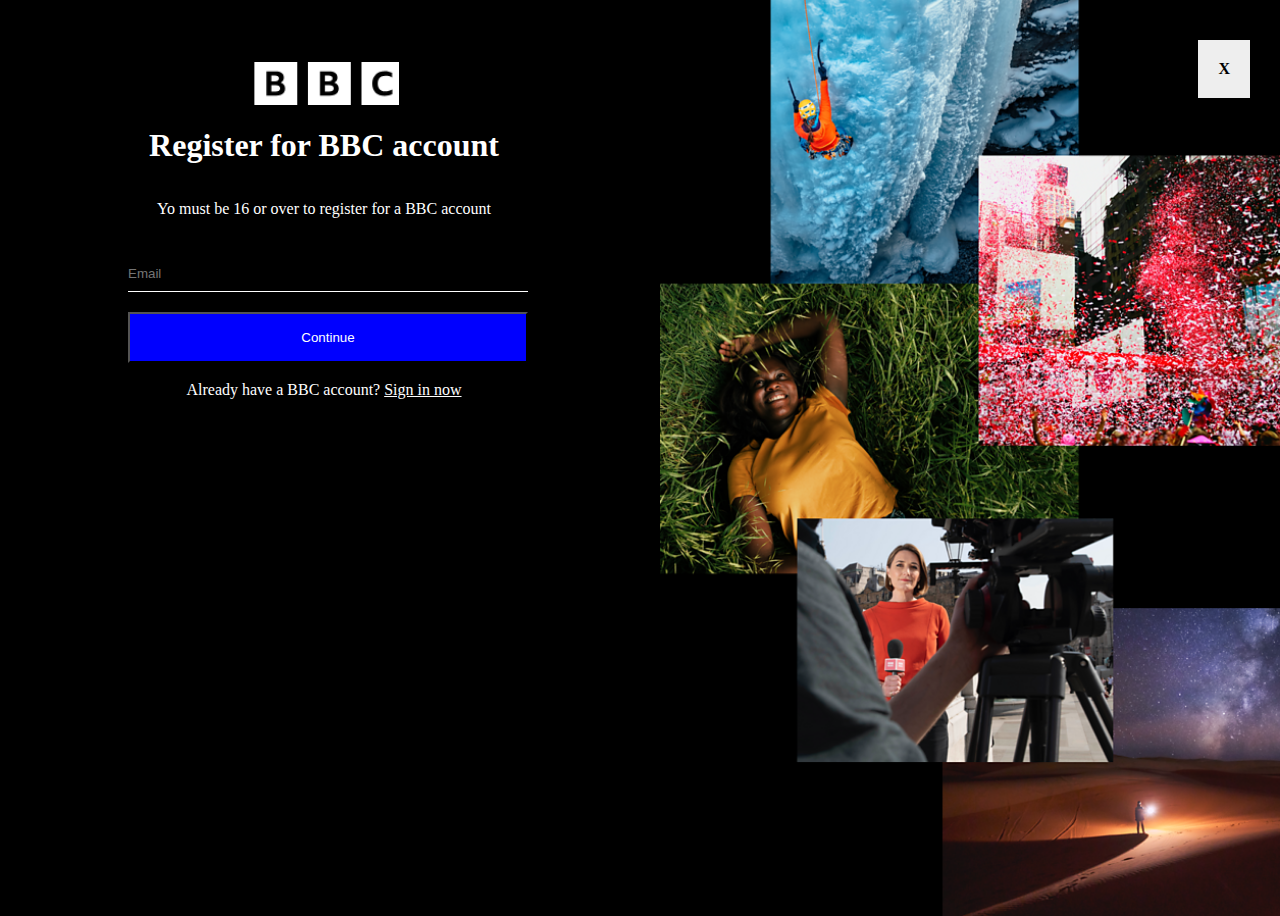
<file: register.html>
<!DOCTYPE html>
<html lang="en">
<head>
    <meta charset="UTF-8">
    <meta name="viewport" content="width=device-width, initial-scale=1.0">
    <title>Document</title>
    <link rel="stylesheet" href="floder.css">
</head>
<body>
    <a href="index.html" id="close">X</a>
    <div id="bbc-register">
        <br>
        <br>
        <br>
    <img src="bbc logo white.png" id="bbc-logo" alt="logo" width="200px">
    <br>
    <br>
<h1>
    Register for BBC account
</h1>
<br>
<br>
<p>
    Yo must be 16 or over to register for a BBC account
</p>
<br>
<br>

<form id="intro">
    <input placeholder="Email" type="email" id="Email">
    <button id="GO">
      Continue
    </button>
</form>

<br>
<p>
    Already have a BBC account? 
    <a href="#">Sign in now</a>
</p>
<br>
</div>
</body>
<!-- <img src="p0gpmw0t.png" alt="img" width="200px" height="500vh"> -->
</html>
</file>
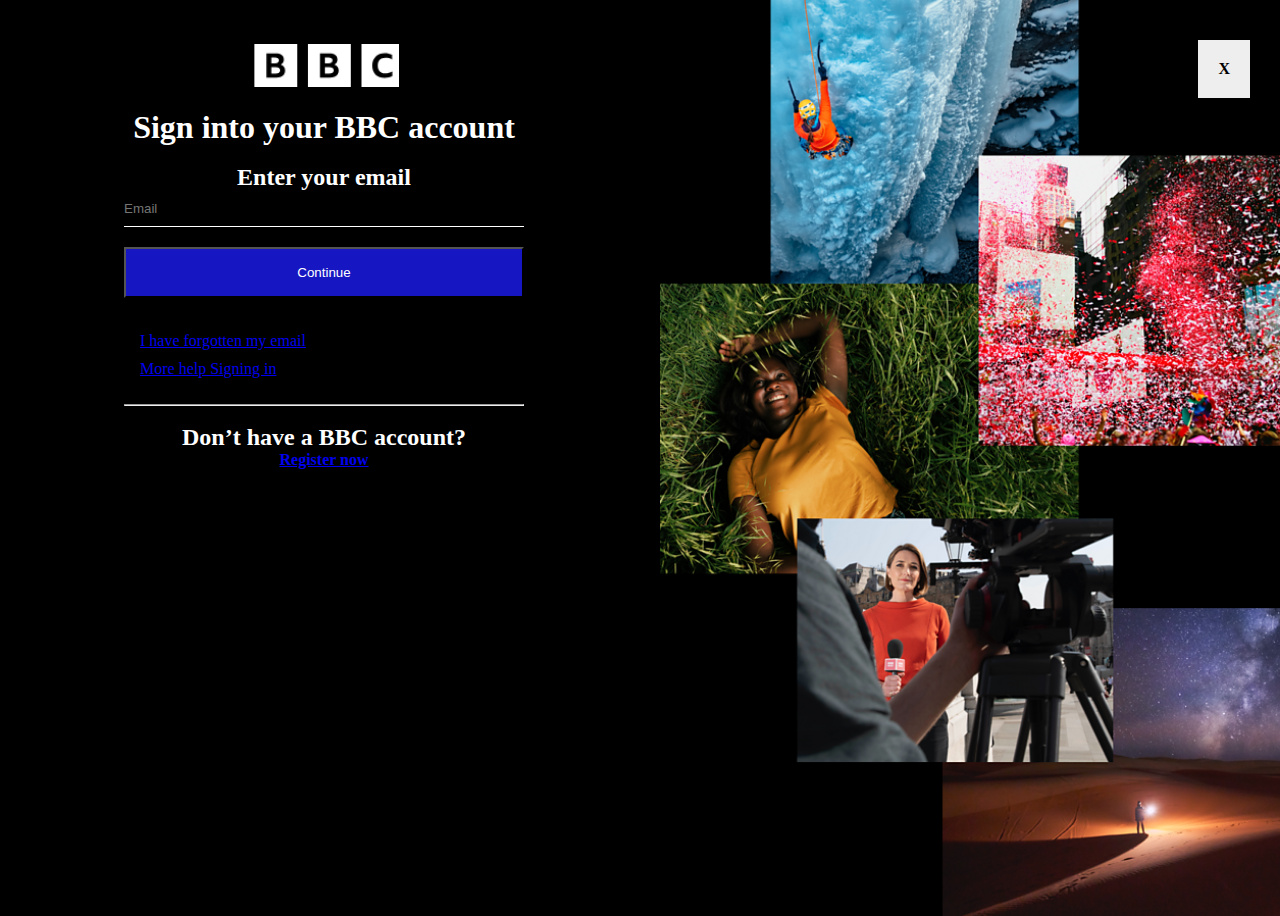
<file: Sign in.html>
<!DOCTYPE html>
<html lang="en">
<head>
    <meta charset="UTF-8">
    <meta name="viewport" content="width=device-width, initial-scale=1.0">
    <title>Document</title>
    <link rel="stylesheet" href="Sign out.css">
</head>
<body>
    <a href="index.html" id="open">X</a>
    <div class="bbc-form">
        <br>
        <br>
    <img src="bbc logo white.png" id="bbc-logo" alt="logo" width="200px" >
    <br>
    <br>
<h1>
    Sign into your BBC account
</h1>
<br>
<h2>
    Enter your email
</h2>

<br>

<form>
    <input placeholder="Email" type="email" id="Email">
     <button id="ready">
         Continue   
        </button>
    </button>
</form>
<br>

<nav>
<ul id="Forgive">
<li>
    <a href="#">I have forgotten my email</a>
</li>
<li>
    <a href="#">More help Signing in</a>
</li>
</ul>
</nav>

<hr id="right">
<br>
 <h2>
    Don’t have a BBC account?
    <nav>
        <ul id="left">
            <li>
                <a href="#">Register now</a>
            </li>
        </ul>
    </nav>
</h2>
</div>
</body>
<!-- <img src="p0gpmw0t.png" alt="img" width="200px" height="500vh"> -->
</html>
</file>
<file: floder.css>
*{
    margin: 0;
    padding: 0;
    box-sizing: border-box;
}

body{
    background-color: #000000;
    color: #ffffff;
    text-align: center;
    display: block;
    margin: 8px;
    background-image: url(p0gpmw0t.png);
    background-repeat: no-repeat;
    background-position: center right;
    background-size:auto 100%;
    min-height: 100vh;
}

#header{
   color: #ffffff;
   text-align: center; 
   display: none;
}

h1{
    text-align: center;
    display: inline block;
    color: #ffffff;
    background-color: #000000;
}


p{
    color: #ffffff;
    text-align: center;
    display: block;
    margin-bottom: 20px;
    margin-left: auto;
}

#register{
    background-color: #000000;
    color: #ffffff;
}

.bbc-register h1, .bbc-register h2{
    margin-right: unset;
}

.bbc-register{
    width: 100%;
    max-width: 400px;
}

#intro{
    width: 100%;
    max-width: 400px;
    margin-left: 120px;
}

#GO{
    display: block;
    width: 100%;
    max-width: 400px;
    /* margin-left: 80px; */
    padding: 16px;
    background-color: #0000ff;
    color: #ffffff; 
}

p a{
    color: #ffffff;
}

#Email{
    background: none;
    border: none;
    border-bottom: 1px solid #ffffff;
    width: 100%;
    max-width: 400px;
    margin-right: auto;
    margin-left: auto;
    margin-bottom: 20px;
    padding: 10px 0;
}

p{
    color: #ffffff;
    text-align: center;
    display: inline-block;
}

#close{
    position: absolute;
    top: 40px;
    right: 30px;
    padding: 20px;
    color: black;
    background: #eee;
    text-decoration: none;
    font-weight: bold;
    font: size 0%;
}

#bbc-logo{
    background: #ffffff;
    width: 150px;
}

#bbc-register{
    width: 50%;
}
</file>
<file: Sign out.css>
*{
    margin: 0;
    padding: 0;
    box-sizing: border-box;
}

body{
    background-color: #000000;
    color: #ffffff;
    text-align: center;
    display: block;
    margin: 8px;
    background-image: url(p0gpmw0t.png);
    background-repeat: no-repeat;
    background-position: center right;
    background-size:auto 100%;
    min-height: 100vh;
}

#header{
   color: #ffffff;
   text-align: center; 
   display: none;
   margin-right: 800px;
}

h1{
    text-align: center;
    display: inline block;
    color: #ffffff;
    background-color: #000000;
    margin-right: 800px;
}

h2{
    color: #ffffff;
    display: inline-block;
    text-align: center;
    margin-right: 800px;
}

p{
    color: #ffffff;
    text-align: center;
    display: block;
    margin-right: 800px;
}

#Sign in{
    background-color: #000000;
    color: #ffffff;
    margin-right: 800px;
}

.bbc-form h1, .bbc-form h2{
    margin-right: unset;
}

.bbc-form{
    width: 50%;
}

#ready{
    display:block;
    width: 100%;
    max-width: 400px;
    margin: 0 auto;
    padding: 16px;
    background-color: #1616c2;
    color: #ffffff;
}

#Email{
    background: none;
    border: none;
    border-bottom: 1px solid white;
    width: 100%;
    max-width: 400px;
    margin-bottom: 20px;
    padding: 10px 0;
}

#Forgive li{
     margin-bottom: 10px;
     text-align: left;
     color: #1616c2;
}

#Forgive{
    display:block;
    width: 100%;
    max-width: 400px;
    margin: 0 auto;
    padding: 16px; 
    list-style-type: none;
}

#right{
    display:block;
    width: 100%;
    max-width: 400px;
    margin: 0 auto;
}

#left{
  list-style-type: none;
  font-size: medium;
}

#open{
    position: absolute;
    top: 40px;
    right: 30px;
    padding: 20px;
    color: black;
    background: #eee;
    text-decoration: none;
    font-weight: bold;
    font: size 0%;
}

#bbc-logo{
    background: #ffffff;
    width:150px;
}
</file>
